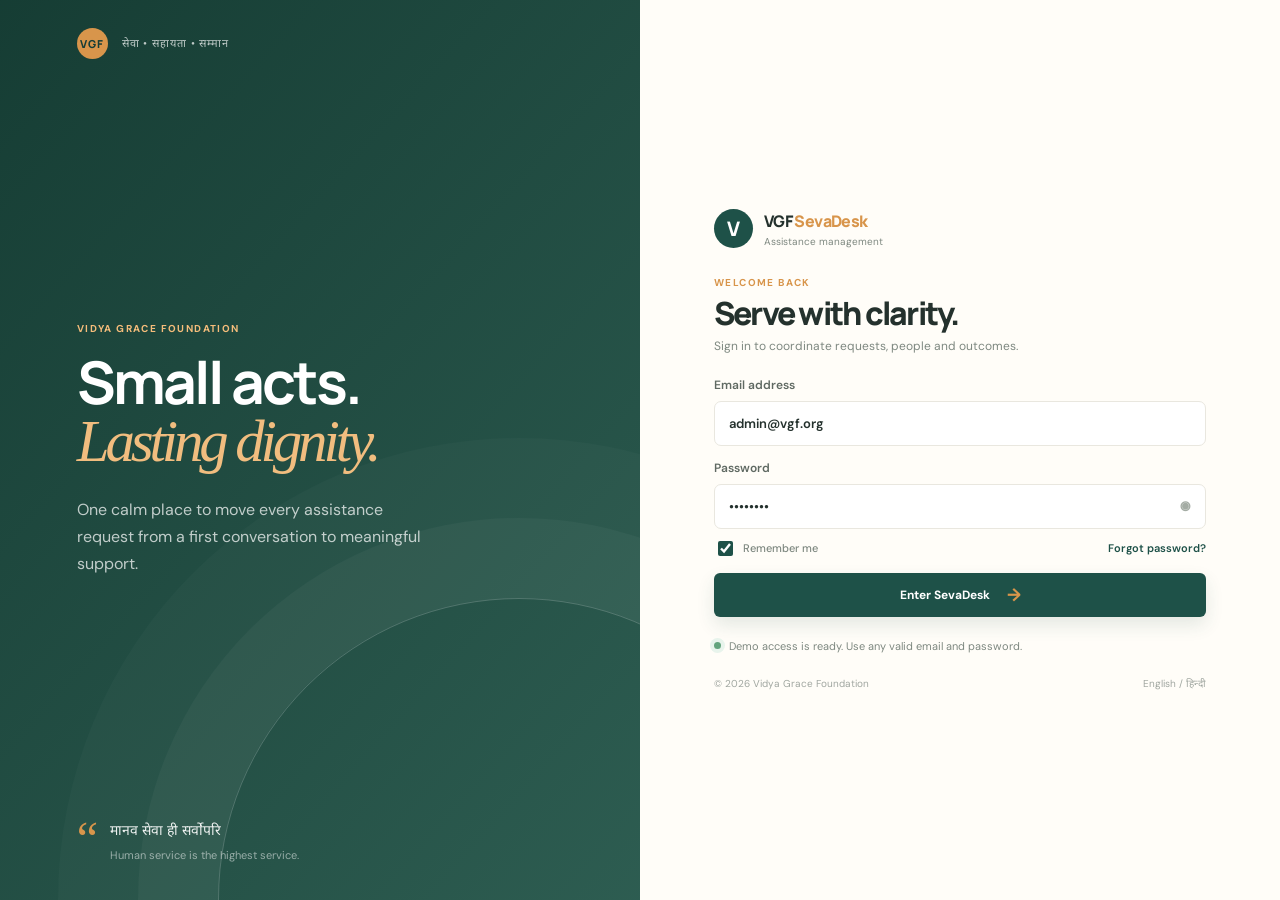
<file: index.html>
<!doctype html>
<html lang="hi">
<head>
  <meta charset="UTF-8">
  <meta name="viewport" content="width=device-width, initial-scale=1.0">
  <meta name="description" content="Vidya Grace Foundation assistance case management demo">
  <title>VGF SevaDesk | Assistance Management</title>
  <link rel="preconnect" href="https://fonts.googleapis.com">
  <link rel="preconnect" href="https://fonts.gstatic.com" crossorigin>
  <link href="https://fonts.googleapis.com/css2?family=DM+Sans:wght@400;500;600;700&family=Manrope:wght@600;700;800&family=Noto+Sans+Devanagari:wght@400;500;600;700&display=swap" rel="stylesheet">
  <link rel="stylesheet" href="styles.css">
</head>
<body>
  <div id="app" class="app-shell">
    <section id="loginView" class="login-view">
      <div class="login-art" aria-hidden="true">
        <div class="art-topline"><span class="mini-mark">VGF</span><span>सेवा • सहायता • सम्मान</span></div>
        <div class="art-copy">
          <p class="eyebrow">Vidya Grace Foundation</p>
          <h1>Small acts.<br><em>Lasting dignity.</em></h1>
          <p>One calm place to move every assistance request from a first conversation to meaningful support.</p>
        </div>
        <div class="art-quote"><span>“</span><p>मानव सेवा ही सर्वोपरि<br><small>Human service is the highest service.</small></p></div>
      </div>
      <div class="login-panel">
        <div class="login-brand"><div class="brand-symbol">V</div><div><strong>VGF <span>SevaDesk</span></strong><small>Assistance management</small></div></div>
        <div class="login-heading"><p class="eyebrow">Welcome back</p><h2>Serve with clarity.</h2><p>Sign in to coordinate requests, people and outcomes.</p></div>
        <form id="loginForm" class="login-form">
          <label>Email address<input id="loginEmail" type="email" value="admin@vgf.org" required></label>
          <label>Password<div class="password-field"><input id="loginPassword" type="password" value="vgf-demo" required><button type="button" class="icon-button" data-action="toggle-password" aria-label="Show password">◉</button></div></label>
          <div class="form-row"><label class="check-label"><input type="checkbox" checked> Remember me</label><a href="#" data-action="forgot">Forgot password?</a></div>
          <button class="primary-button full-width" type="submit">Enter SevaDesk <span>→</span></button>
        </form>
        <p class="demo-note"><span class="status-dot"></span> Demo access is ready. Use any valid email and password.</p>
        <div class="login-footer"><span>© 2026 Vidya Grace Foundation</span><span>English / हिन्दी</span></div>
      </div>
    </section>

    <section id="dashboardView" class="dashboard-view hidden">
      <aside class="sidebar">
        <div class="sidebar-brand"><div class="brand-symbol">V</div><div><strong>VGF <span>SevaDesk</span></strong><small>Assistance management</small></div></div>
        <div class="sidebar-label">Workspace</div>
        <nav class="side-nav" aria-label="Main navigation">
          <button class="nav-item active" data-view="overview"><span class="nav-icon">⌂</span><span>Overview</span></button>
          <button class="nav-item" data-view="tickets"><span class="nav-icon">▤</span><span>All requests</span><b class="nav-count">12</b></button>
          <button class="nav-item" data-view="new-ticket"><span class="nav-icon">＋</span><span>New request</span></button><button class="nav-item" data-view="process"><span class="nav-icon">⇢</span><span>Process flow</span></button>
        </nav>
        <div class="sidebar-label">Manage</div>
        <nav class="side-nav">
          <button class="nav-item" data-view="reports"><span class="nav-icon">◒</span><span>Reports</span></button>
          <button class="nav-item" data-view="settings"><span class="nav-icon">⚙</span><span>Settings</span></button>
        </nav>
        <div class="sidebar-bottom"><div class="help-card"><span class="help-icon">?</span><strong>Need a hand?</strong><p>Find guidance for your next case.</p><button data-action="help">Open help centre →</button></div><div class="sidebar-user"><div class="avatar avatar-saffron">AJ</div><div><strong>Abhinav Jain</strong><small>Administrator</small></div><button class="more-button" aria-label="More account options">•••</button></div></div>
      </aside>

      <main class="main-content">
        <header class="topbar"><div class="breadcrumbs"><span>Workspace</span><b>/</b><strong id="breadcrumbCurrent">Overview</strong></div><div class="topbar-actions"><button id="languageToggle" class="language-toggle" data-action="language">English <span>⌄</span></button><button class="bell-button" data-action="notifications" aria-label="Notifications">♧<i></i></button><div class="top-avatar avatar avatar-saffron">AJ</div></div></header>
        <div class="content-scroll">
          <section id="overviewScreen" class="screen active-screen">
            <div class="page-heading"><div><p class="eyebrow">Thursday, 20 August 2026</p><h1>Good morning, Abhinav <span>✦</span></h1><p class="page-subtitle">Here is what needs your attention today.</p></div><button class="primary-button" data-view="new-ticket">Create request <span>＋</span></button></div>
            <div class="metric-grid"><article class="metric-card metric-primary"><div class="metric-top"><span>Open requests</span><span class="metric-icon">◫</span></div><strong>24</strong><div class="metric-bottom"><span class="trend up">↗ 12%</span><span>vs. last month</span></div><div class="metric-sparkline"><i></i><i></i><i></i><i></i><i></i><i></i><i></i><i></i></div></article><article class="metric-card"><div class="metric-top"><span>Needs review</span><span class="metric-icon icon-amber">◌</span></div><strong>08</strong><div class="metric-bottom"><span class="trend warning">4 urgent</span><span>requiring action</span></div></article><article class="metric-card"><div class="metric-top"><span>Resolved this month</span><span class="metric-icon icon-green">✓</span></div><strong>61</strong><div class="metric-bottom"><span class="trend up">↗ 18%</span><span>great work</span></div></article><article class="metric-card"><div class="metric-top"><span>Average response</span><span class="metric-icon icon-coral">◷</span></div><strong>1.8 <small>days</small></strong><div class="metric-bottom"><span class="trend up">↘ 0.4 days</span><span>faster than before</span></div></article></div>
            <div class="dashboard-grid"><section class="panel recent-panel"><div class="panel-heading"><div><p class="eyebrow">Live queue</p><h2>Recent requests</h2></div><button class="text-button" data-view="tickets">View all <span>→</span></button></div><div class="ticket-table-wrap"><table class="ticket-table"><thead><tr><th>Request</th><th>Category</th><th>Received</th><th>Status</th></tr></thead><tbody id="recentTickets"></tbody></table></div></section><aside class="panel activity-panel"><div class="panel-heading"><div><p class="eyebrow">The paper trail</p><h2>Recent activity</h2></div><button class="more-button" aria-label="More activity options">•••</button></div><div id="activityList" class="activity-list"></div></aside></div>
            <div class="bottom-grid"><section class="panel focus-panel"><div class="panel-heading"><div><p class="eyebrow">Workload</p><h2>Requests by focus area</h2></div><button class="more-button" aria-label="More focus options">•••</button></div><div id="focusChart" class="focus-chart"></div></section><section class="panel mission-panel"><div class="mission-mark">♥</div><div><p class="eyebrow">Our shared why</p><h2>Every request is a person, not a number.</h2><p>Keep the process thoughtful, transparent and human.</p></div><span class="mission-line"></span></section></div>
          </section>

          <section id="ticketsScreen" class="screen"><div class="page-heading compact-heading"><div><p class="eyebrow">Casework</p><h1>All requests</h1><p class="page-subtitle">Review, assign and move assistance requests forward.</p></div><button class="primary-button" data-view="new-ticket">Create request <span>＋</span></button></div><div class="toolbar"><div class="search-box"><span>⌕</span><input id="ticketSearch" placeholder="Search by name, ticket or category..." type="search"></div><select id="statusFilter"><option value="all">All statuses</option><option value="review">Needs review</option><option value="progress">In progress</option><option value="resolved">Resolved</option></select><select id="categoryFilter"><option value="all">All categories</option><option value="medical">Jan Arogya · Medical</option><option value="mentorship">Yuva Kaushal · Mentorship</option><option value="scholarship">Yuva Kaushal · Scholarship</option><option value="women">Nari Samridhi · Women</option><option value="animal">Gaushala · Animal welfare</option><option value="legal">Legal assistance</option></select><button class="filter-button" data-action="filter">☷ <span>Filters</span></button></div><section class="panel all-tickets-panel"><div class="table-caption"><span id="resultCount">12 requests</span><span class="caption-muted">Last synced just now</span></div><div class="ticket-table-wrap"><table class="ticket-table wide-table"><thead><tr><th data-sort="request" aria-sort="none">Request</th><th data-sort="category" aria-sort="none">Category</th><th data-sort="assignee" aria-sort="none">Assigned to</th><th data-sort="received" aria-sort="none">Received</th><th data-sort="status" aria-sort="none">Status</th></tr></thead><tbody id="allTickets"></tbody></table></div></section></section>

          <section id="newTicketScreen" class="screen"><div class="page-heading compact-heading"><div><p class="eyebrow">Casework / New</p><h1>Create a request</h1><p class="page-subtitle">Capture only what is needed to begin a thoughtful review.</p></div><button class="secondary-button" data-view="tickets">Cancel</button></div><form id="ticketForm" class="request-form"><div class="form-main panel"><div class="form-section"><div class="section-number">01</div><div class="section-content"><h2>Applicant details</h2><p>We will use these details to keep the applicant informed.</p><div class="form-grid"><label>Full name *<input name="name" required placeholder="e.g. Meera Sharma"></label><label>Phone number *<input name="phone" required placeholder="+91 98 7654 3210"></label><label>Email address *<input name="email" type="email" required placeholder="name@email.com"></label><label>City / address *<input name="address" required placeholder="City or locality"></label></div></div></div><div class="form-section"><div class="section-number">02</div><div class="section-content"><h2>How can we help?</h2><p>Choose the closest focus area. The request will be routed automatically.</p><label>Assistance category *<select name="category" required><option value="">Select a category</option><option value="medical">Jan Arogya · Medical support</option><option value="mentorship">Yuva Kaushal · Mentorship</option><option value="scholarship">Yuva Kaushal · Scholarship</option><option value="women">Nari Samridhi · Women empowerment</option><option value="animal">Gaushala · Animal welfare</option><option value="legal">Legal assistance</option></select></label><label>Short description *<textarea name="summary" required rows="4" placeholder="Share a few words about the request..."></textarea></label></div></div><div class="form-section"><div class="section-number">03</div><div class="section-content"><h2>Supporting files <span class="optional-label">Optional</span></h2><p>Upload documents or images that help us understand the request. Maximum 5 MB per file.</p><label class="upload-box"><input id="fileInput" type="file" accept=".doc,.docx,.pdf,image/*" multiple><span class="upload-icon">↑</span><strong>Drop files here or browse</strong><small>DOC, DOCX, PDF or images up to 5 MB</small></label><div id="fileList" class="file-list"></div></div></div><div class="consent-row"><input type="checkbox" id="consent" required><label for="consent">I confirm the applicant has agreed to VGF using these details to review this request.</label></div></div><aside class="form-aside"><div class="routing-card"><span class="route-icon">✦</span><p class="eyebrow">Automatic routing</p><h3>Right person, sooner.</h3><p>Once submitted, SevaDesk will create a ticket and route it to the relevant VGF caseworker based on category.</p><div class="route-rule"><span>Default response goal</span><strong>Within 2 working days</strong></div></div><div class="privacy-note"><span>⊙</span><div><strong>Privacy by design</strong><p>We only collect the minimum details needed for a first review. Sensitive health information is not requested in this MVP.</p></div></div><button class="primary-button full-width" type="submit">Submit request <span>→</span></button></aside></form></section>

          <section id="peopleScreen" class="screen placeholder-screen"><div class="page-heading compact-heading"><div><p class="eyebrow">Community</p><h1>People</h1><p class="page-subtitle">Applicants and collaborators connected to VGF.</p></div><button class="primary-button" data-action="toast">Invite a collaborator <span>＋</span></button></div><div class="empty-state panel"><div class="empty-icon">♧</div><h2>People directory is next</h2><p>The first mockup keeps the focus on the request journey. Applicant profiles will appear here as requests are created.</p></div></section>
          <section id="reportsScreen" class="screen placeholder-screen"><div class="page-heading compact-heading"><div><p class="eyebrow">Insights</p><h1>Reports</h1><p class="page-subtitle">Understand response time, demand and meaningful outcomes.</p></div><button class="secondary-button" data-action="toast">Export report ↓</button></div><div class="report-cards"><div class="panel report-card"><span class="eyebrow">Requests this month</span><strong>84</strong><p class="trend up">↗ 22% from July</p></div><div class="panel report-card"><span class="eyebrow">Resolution rate</span><strong>72%</strong><p class="trend up">↗ 8% from July</p></div><div class="panel report-card"><span class="eyebrow">People supported</span><strong>61</strong><p class="trend up">Across 6 focus areas</p></div></div><div class="empty-state panel"><div class="empty-icon">◒</div><h2>Detailed reporting is being shaped</h2><p>Impact and operations reporting will live here, with exports for the VGF team.</p></div></section>
          <section id="settingsScreen" class="screen placeholder-screen"><div class="page-heading compact-heading"><div><p class="eyebrow">Workspace</p><h1>Settings</h1><p class="page-subtitle">Keep the way VGF works clear and consistent.</p></div></div><div class="settings-list panel"><div><span class="settings-icon">◎</span><div><strong>Team and permissions</strong><p>Manage administrators and caseworkers.</p></div><span>→</span></div><div><span class="settings-icon">◷</span><div><strong>Response goals</strong><p>Set category-specific response expectations.</p></div><span>→</span></div><div><span class="settings-icon">✉</span><div><strong>Notifications</strong><p>Configure email and WhatsApp updates.</p></div><span>→</span></div></div></section>
          <section id="processScreen" class="screen"><div class="page-heading compact-heading"><div><p class="eyebrow">How SevaDesk works</p><h1>The request journey</h1><p class="page-subtitle">A transparent path from a first conversation to meaningful support.</p></div><button class="primary-button" data-view="new-ticket">Start a request <span>＋</span></button></div><div class="flow-layout"><section class="panel flow-panel"><div class="panel-heading"><div><p class="eyebrow">VGF assistance workflow</p><h2>One request, six accountable steps</h2></div><span class="flow-legend"><i></i> Applicant-facing <i></i> Internal team</span></div><div class="process-line"><article class="flow-step applicant-step"><div class="step-marker">01</div><div class="step-copy"><span class="step-tag">Applicant</span><h3>Request submitted</h3><p>Anyone can share a need through the public request form.</p><small>Name, phone, email, city, category and consent</small></div></article><article class="flow-step internal-step"><div class="step-marker">02</div><div class="step-copy"><span class="step-tag">VGF reviewer</span><h3>Review & validate</h3><p>Check the request is complete, relevant and safe to process.</p><small>Approve or reject with a mandatory reason</small></div></article><article class="flow-step internal-step"><div class="step-marker">03</div><div class="step-copy"><span class="step-tag">SevaDesk</span><h3>Ticket created</h3><p>An approved request becomes a trackable VGF case.</p><small>Unique ID, event history and category captured</small></div></article><article class="flow-step internal-step"><div class="step-marker">04</div><div class="step-copy"><span class="step-tag">Auto-routing</span><h3>Caseworker assigned</h3><p>The category routes the case to the right VGF team.</p><small>Medical, mentorship, scholarship, women, animal or legal</small></div></article><article class="flow-step internal-step"><div class="step-marker">05</div><div class="step-copy"><span class="step-tag">Caseworker</span><h3>Assist & document</h3><p>Coordinate cash support, volunteer service or another suitable response.</p><small>Internal notes stay private; important events are audited</small></div></article><article class="flow-step applicant-step"><div class="step-marker">06</div><div class="step-copy"><span class="step-tag">Applicant + VGF</span><h3>Update & close</h3><p>Share a clear status and remark by email or WhatsApp.</p><small>Resolved, rejected or closed with a visible reason</small></div></article></div></section><aside class="flow-aside"><div class="panel decision-panel"><p class="eyebrow">Decision points</p><h2>Keep every handoff clear.</h2><div class="decision-row"><span class="decision-icon amber">?</span><div><strong>Needs more information</strong><p>Return to the applicant with a status and remark; do not create a ticket yet.</p></div></div><div class="decision-row"><span class="decision-icon coral">×</span><div><strong>Rejected</strong><p>Close the request with a mandatory reason visible to the applicant.</p></div></div><div class="decision-row"><span class="decision-icon green">✓</span><div><strong>Approved</strong><p>Create the ticket and auto-assign it by assistance category.</p></div></div></div><div class="panel guardrail-panel"><div class="guardrail-heading"><span>⊙</span><div><p class="eyebrow">MVP guardrails</p><h2>Trust is part of the workflow.</h2></div></div><ul><li>Collect the minimum applicant details.</li><li>Accept DOC, DOCX, PDF and images up to 5 MB.</li><li>Do not request sensitive health information in this MVP.</li><li>Keep internal notes separate from applicant remarks.</li><li>Record key status and assignment events.</li></ul></div></aside></div></section>
        </div>
      </main>
    </section>
    <div id="toast" class="toast" role="status"></div>
    <div id="ticketModal" class="modal-backdrop hidden"><div class="ticket-modal"><button class="modal-close" data-action="close-modal">×</button><div id="modalContent"></div></div></div>
  </div>
  <script src="app.js"></script>
</body>
</html>
</file>
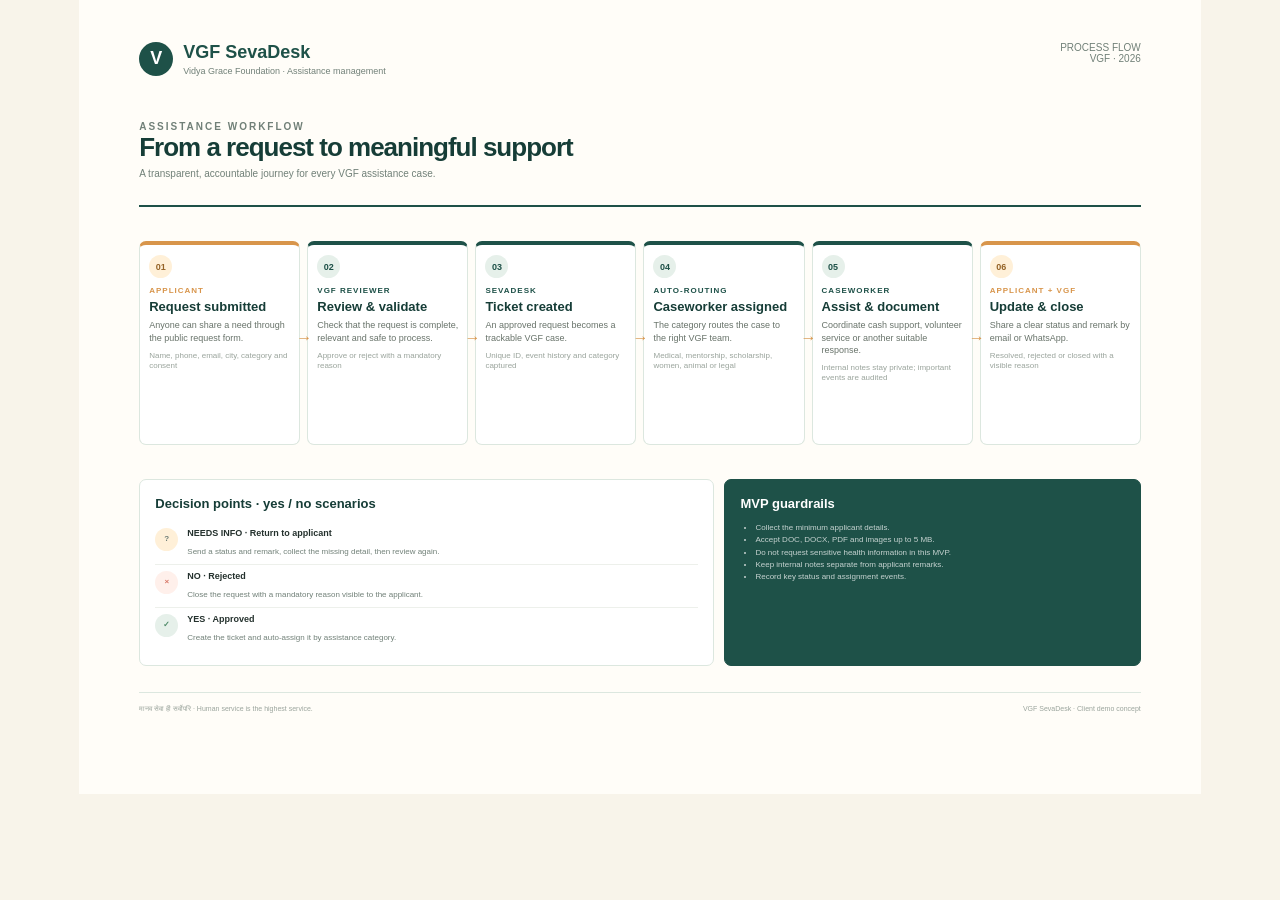
<file: vgf-process-flow.html>
<!doctype html>
<html lang="en">
<head>
<meta charset="utf-8">
<title>VGF SevaDesk - Process Flow</title>
<style>
@page { size: A4 landscape; margin: 0; }
:root { --green:#1e5148; --deep:#163d37; --saffron:#d8954b; --cream:#f8f4ea; --paper:#fffdf8; --line:#dce7df; --muted:#718078; --coral:#d77565; }
* { box-sizing:border-box; }
body { margin:0; background:var(--cream); color:#24312d; font-family:Arial, sans-serif; }
.page { width:297mm; min-height:210mm; padding:11mm 16mm 8mm; margin:0 auto; background:var(--paper); }
.header { display:flex; justify-content:space-between; align-items:flex-start; border-bottom:2px solid var(--green); padding-bottom:7mm; }
.brand { display:flex; align-items:center; gap:10px; color:var(--green); font-size:18px; font-weight:700; }.mark { display:grid; place-items:center; width:34px; height:34px; border-radius:50%; color:#fff; background:var(--green); font-size:18px; }.brand small { display:block; margin-top:3px; color:var(--muted); font-size:9px; font-weight:400; }
.kicker { margin:0 0 5px; color:var(--saffron); font-size:9px; font-weight:700; letter-spacing:2px; text-transform:uppercase; }.header h1 { margin:0; color:var(--deep); font-size:26px; letter-spacing:-1px; }.header p { margin:5px 0 0; color:var(--muted); font-size:10px; }.date { color:var(--muted); font-size:10px; text-align:right; }
.flow { display:grid; grid-template-columns:repeat(6, 1fr); gap:7px; margin-top:9mm; }.step { position:relative; min-height:54mm; padding:10px 9px 9px; border:1px solid var(--line); border-top:4px solid var(--green); border-radius:7px; background:#fff; }.step.applicant { border-top-color:var(--saffron); }.step::after { content:"→"; position:absolute; top:22mm; right:-13px; z-index:2; color:var(--saffron); font-size:16px; font-weight:700; }.step:last-child::after { display:none; }.number { display:grid; place-items:center; width:23px; height:23px; margin-bottom:8px; border-radius:50%; color:var(--green); background:#e6f0ea; font-size:9px; font-weight:700; }.applicant .number { color:#956326; background:#fff0d8; }.role { color:var(--saffron); font-size:8px; font-weight:700; letter-spacing:1px; text-transform:uppercase; }.internal .role { color:var(--green); }.step h2 { margin:4px 0 5px; color:var(--deep); font-size:13px; }.step p { margin:0; color:#68736a; font-size:9px; line-height:1.35; }.step small { display:block; margin-top:7px; color:#9aa49c; font-size:8px; line-height:1.25; }
.bottom { display:grid; grid-template-columns:1.16fr .84fr; gap:10px; margin-top:9mm; }.box { padding:4mm; border:1px solid var(--line); border-radius:7px; background:#fff; }.box h2 { margin:0 0 3mm; color:var(--deep); font-size:13px; }.branch { display:grid; grid-template-columns:24px 1fr; gap:8px; align-items:start; padding:6px 0; border-top:1px solid #edf0eb; }.branch:first-of-type { border-top:0; }.branch-icon { display:grid; place-items:center; width:23px; height:23px; border-radius:50%; color:#a36d2c; background:#fff0d8; font-weight:700; }.branch-icon.red { color:var(--coral); background:#fff0eb; }.branch-icon.green { color:#4e8a68; background:#e6f0ea; }.branch strong { display:block; margin-bottom:2px; color:#24312d; font-size:9px; }.branch span { color:var(--muted); font-size:8px; line-height:1.3; }.guardrails { color:#fff; border-color:var(--green); background:var(--green); }.guardrails h2 { color:#fff; }.guardrails ul { margin:0; padding-left:15px; color:rgba(255,255,255,.75); font-size:8px; line-height:1.55; }.footer { display:flex; justify-content:space-between; margin-top:7mm; padding-top:3mm; border-top:1px solid var(--line); color:#9aa49c; font-size:7px; }
</style>
</head>
<body>
<main class="page">
  <header class="header"><div><div class="brand"><span class="mark">V</span><span>VGF SevaDesk<small>Vidya Grace Foundation · Assistance management</small></span></div><p class="kicker" style="margin-top:12mm">Assistance workflow</p><h1>From a request to meaningful support</h1><p>A transparent, accountable journey for every VGF assistance case.</p></div><div class="date">PROCESS FLOW<br>VGF · 2026</div></header>
  <section class="flow">
    <article class="step applicant"><div class="number">01</div><div class="role">Applicant</div><h2>Request submitted</h2><p>Anyone can share a need through the public request form.</p><small>Name, phone, email, city, category and consent</small></article>
    <article class="step internal"><div class="number">02</div><div class="role">VGF reviewer</div><h2>Review &amp; validate</h2><p>Check that the request is complete, relevant and safe to process.</p><small>Approve or reject with a mandatory reason</small></article>
    <article class="step internal"><div class="number">03</div><div class="role">SevaDesk</div><h2>Ticket created</h2><p>An approved request becomes a trackable VGF case.</p><small>Unique ID, event history and category captured</small></article>
    <article class="step internal"><div class="number">04</div><div class="role">Auto-routing</div><h2>Caseworker assigned</h2><p>The category routes the case to the right VGF team.</p><small>Medical, mentorship, scholarship, women, animal or legal</small></article>
    <article class="step internal"><div class="number">05</div><div class="role">Caseworker</div><h2>Assist &amp; document</h2><p>Coordinate cash support, volunteer service or another suitable response.</p><small>Internal notes stay private; important events are audited</small></article>
    <article class="step applicant"><div class="number">06</div><div class="role">Applicant + VGF</div><h2>Update &amp; close</h2><p>Share a clear status and remark by email or WhatsApp.</p><small>Resolved, rejected or closed with a visible reason</small></article>
  </section>
  <section class="bottom">
    <div class="box"><h2>Decision points · yes / no scenarios</h2><div class="branch"><span class="branch-icon">?</span><div><strong>NEEDS INFO · Return to applicant</strong><span>Send a status and remark, collect the missing detail, then review again.</span></div></div><div class="branch"><span class="branch-icon red">×</span><div><strong>NO · Rejected</strong><span>Close the request with a mandatory reason visible to the applicant.</span></div></div><div class="branch"><span class="branch-icon green">✓</span><div><strong>YES · Approved</strong><span>Create the ticket and auto-assign it by assistance category.</span></div></div></div>
    <div class="box guardrails"><h2>MVP guardrails</h2><ul><li>Collect the minimum applicant details.</li><li>Accept DOC, DOCX, PDF and images up to 5 MB.</li><li>Do not request sensitive health information in this MVP.</li><li>Keep internal notes separate from applicant remarks.</li><li>Record key status and assignment events.</li></ul></div>
  </section>
  <footer class="footer"><span>मानव सेवा ही सर्वोपरि · Human service is the highest service.</span><span>VGF SevaDesk · Client demo concept</span></footer>
</main>
</body>
</html>
</file>
<file: styles.css>
:root {
  --ink: #24312d;
  --muted: #7e8880;
  --soft: #a4aca4;
  --paper: #fffdf8;
  --cream: #f8f4ea;
  --line: #e9e7df;
  --green: #1e5148;
  --green-deep: #163d37;
  --green-soft: #e6f0ea;
  --saffron: #d8954b;
  --saffron-pale: #fff0d8;
  --coral: #d77565;
  --coral-pale: #fff0eb;
  --blue-pale: #e7f0f3;
  --shadow: 0 16px 45px rgba(32, 54, 45, .07);
  --radius: 12px;
}
* { box-sizing: border-box; }
html, body { margin: 0; min-height: 100%; background: var(--cream); color: var(--ink); font-family: "DM Sans", "Noto Sans Devanagari", sans-serif; }
button, input, select, textarea { font: inherit; }
button, a { -webkit-tap-highlight-color: transparent; }
button { border: 0; cursor: pointer; }
a { color: var(--green); text-decoration: none; }
.hidden { display: none !important; }
.app-shell { min-height: 100vh; }
.login-view { min-height: 100vh; display: grid; grid-template-columns: minmax(440px, 1.12fr) minmax(440px, .88fr); background: var(--paper); }
.login-art { position: relative; overflow: hidden; display: flex; flex-direction: column; justify-content: space-between; padding: 45px 7vw 52px; color: #fff; background: linear-gradient(132deg, rgba(17, 57, 48, .98), rgba(34, 84, 72, .95)), url('https://www.vidyagracefoundation.org/assets/img/normal/about_1_1.png') center/cover; }
.login-art::after { content: ""; width: 600px; height: 600px; position: absolute; bottom: -300px; right: -180px; border: 1px solid rgba(255,255,255,.2); border-radius: 50%; box-shadow: 0 0 0 80px rgba(255,255,255,.035), 0 0 0 160px rgba(255,255,255,.025); }
.art-topline { position: relative; z-index: 1; display: flex; align-items: center; gap: 14px; color: rgba(255,255,255,.72); font-size: 11px; letter-spacing: .08em; text-transform: uppercase; }
.mini-mark { display: inline-grid; place-items: center; width: 31px; height: 31px; border-radius: 50%; color: var(--green-deep); background: var(--saffron); font-family: Manrope, sans-serif; font-weight: 800; font-size: 11px; }
.art-copy { position: relative; z-index: 1; max-width: 560px; margin-top: 11vh; }
.art-copy .eyebrow { color: #f5bd7b; }
.art-copy h1 { margin: 17px 0 25px; max-width: 650px; font-family: Manrope, sans-serif; font-size: clamp(44px, 5.4vw, 77px); line-height: .98; letter-spacing: -.05em; }
.art-copy h1 em { color: #f1bd7f; font-family: Georgia, serif; font-weight: 400; letter-spacing: -.07em; }
.art-copy > p:last-child { max-width: 360px; color: rgba(255,255,255,.72); font-size: 16px; line-height: 1.7; }
.art-quote { position: relative; z-index: 1; display: flex; align-items: flex-start; gap: 12px; }
.art-quote > span { color: var(--saffron); font-family: Georgia, serif; font-size: 48px; line-height: .8; }
.art-quote p { margin: 0; font-family: "Noto Sans Devanagari", sans-serif; font-size: 14px; line-height: 1.7; color: rgba(255,255,255,.92); }
.art-quote small { color: rgba(255,255,255,.52); font: 11px "DM Sans", sans-serif; }
.login-panel { display: flex; flex-direction: column; justify-content: center; max-width: 510px; width: 100%; padding: 54px 8vw; margin: auto; }
.login-brand, .sidebar-brand { display: flex; align-items: center; gap: 11px; }
.brand-symbol { display: grid; place-items: center; flex: 0 0 auto; width: 39px; height: 39px; border-radius: 50%; color: #fff; background: var(--green); font: 800 20px Manrope, sans-serif; }
.login-brand strong, .sidebar-brand strong { display: block; font: 800 16px Manrope, sans-serif; letter-spacing: -.04em; }
.login-brand strong span, .sidebar-brand strong span { color: var(--saffron); }
.login-brand small, .sidebar-brand small { display: block; margin-top: 3px; color: var(--muted); font-size: 10px; }
.login-heading { margin: 78px 0 36px; }
.eyebrow { margin: 0; color: var(--saffron); font-size: 10px; font-weight: 700; letter-spacing: .14em; line-height: 1.4; text-transform: uppercase; }
.login-heading h2 { margin: 9px 0 9px; font: 800 38px Manrope, sans-serif; letter-spacing: -.055em; }
.login-heading > p:last-child { margin: 0; color: var(--muted); font-size: 14px; }
.login-form { display: grid; gap: 20px; }
label { display: grid; gap: 8px; color: #5f6962; font-size: 12px; font-weight: 600; }
input, select, textarea { width: 100%; border: 1px solid var(--line); border-radius: 7px; outline: 0; color: var(--ink); background: #fff; padding: 13px 14px; font-size: 13px; transition: border .2s, box-shadow .2s; }
input:focus, select:focus, textarea:focus { border-color: var(--saffron); box-shadow: 0 0 0 3px rgba(216,149,75,.13); }
.password-field { position: relative; }
.password-field input { padding-right: 42px; }
.icon-button { position: absolute; top: 50%; right: 6px; width: 31px; height: 31px; transform: translateY(-50%); color: var(--soft); background: transparent; font-size: 13px; }
.form-row { display: flex; justify-content: space-between; align-items: center; margin-top: -5px; font-size: 11px; }
.form-row a { color: var(--green); font-weight: 600; }
.check-label { display: flex; align-items: center; gap: 7px; color: var(--muted); font-size: 11px; font-weight: 500; }
.check-label input, .consent-row input { width: 15px; height: 15px; accent-color: var(--green); }
.primary-button, .secondary-button { display: inline-flex; justify-content: center; align-items: center; gap: 17px; min-height: 44px; padding: 0 18px; border-radius: 6px; font-size: 12px; font-weight: 700; transition: transform .2s, box-shadow .2s, background .2s; }
.primary-button { color: #fff; background: var(--green); box-shadow: 0 8px 18px rgba(30,81,72,.12); }
.primary-button:hover { background: var(--green-deep); box-shadow: 0 12px 22px rgba(30,81,72,.2); transform: translateY(-1px); }
.primary-button span { color: var(--saffron); font-size: 18px; line-height: 0; }
.secondary-button { color: var(--green); background: #fff; border: 1px solid var(--line); }
.secondary-button:hover { border-color: var(--green); }
.full-width { width: 100%; }
.demo-note { display: flex; align-items: center; gap: 8px; margin: 22px 0 0; color: var(--muted); font-size: 11px; }
.status-dot { width: 7px; height: 7px; border-radius: 50%; background: #63a47d; box-shadow: 0 0 0 4px #e8f4ec; }
.login-footer { display: flex; justify-content: space-between; margin-top: 72px; color: #a0a6a0; font-size: 10px; }
.dashboard-view { display: flex; min-height: 100vh; background: var(--cream); }
.sidebar { position: fixed; z-index: 5; top: 0; bottom: 0; left: 0; display: flex; flex-direction: column; width: 245px; padding: 30px 18px 18px; border-right: 1px solid var(--line); background: var(--paper); }
.sidebar-brand { padding: 0 13px 39px; }
.sidebar-label { padding: 0 13px; margin: 0 0 13px; color: #b0b4ad; font-size: 9px; font-weight: 700; letter-spacing: .13em; text-transform: uppercase; }
.sidebar-label:not(:first-of-type) { margin-top: 31px; }
.side-nav { display: grid; gap: 4px; }
.nav-item { position: relative; display: flex; align-items: center; gap: 13px; width: 100%; height: 42px; padding: 0 13px; border-radius: 6px; color: #78817a; background: transparent; text-align: left; font-size: 12px; font-weight: 600; }
.nav-item:hover { color: var(--green); background: #f6f7f3; }
.nav-item.active { color: var(--green); background: var(--green-soft); }
.nav-item.active::before { content: ""; position: absolute; left: 0; width: 3px; height: 18px; border-radius: 0 3px 3px 0; background: var(--saffron); }
.nav-icon { display: grid; place-items: center; width: 18px; color: inherit; font-size: 16px; font-weight: 400; }
.nav-count { margin-left: auto; display: grid; place-items: center; width: 21px; height: 21px; border-radius: 50%; color: var(--green); background: #fff; font-size: 10px; }
.sidebar-bottom { margin-top: auto; }
.help-card { padding: 16px; border-radius: 9px; background: #f8f1df; }
.help-icon { display: grid; place-items: center; width: 25px; height: 25px; border-radius: 50%; color: var(--green); background: var(--saffron); font-weight: 700; }
.help-card strong { display: block; margin-top: 12px; font: 700 12px Manrope, sans-serif; }
.help-card p { margin: 5px 0 13px; color: #879087; font-size: 10px; line-height: 1.5; }
.help-card button { padding: 0; color: var(--green); background: transparent; font-size: 10px; font-weight: 700; }
.sidebar-user { display: flex; align-items: center; gap: 9px; padding: 25px 8px 0; }
.sidebar-user strong { display: block; font-size: 11px; }
.sidebar-user small { display: block; margin-top: 3px; color: var(--muted); font-size: 9px; }
.avatar { display: grid; place-items: center; flex: 0 0 auto; width: 31px; height: 31px; border-radius: 50%; font-size: 10px; font-weight: 700; }
.avatar-saffron { color: #714a20; background: #f5c889; }
.more-button { margin-left: auto; color: #9aa19a; background: transparent; letter-spacing: 2px; }
.main-content { width: calc(100% - 245px); margin-left: 245px; }
.topbar { display: flex; justify-content: space-between; align-items: center; height: 80px; padding: 0 54px; border-bottom: 1px solid var(--line); background: rgba(255,253,248,.72); }
.breadcrumbs { display: flex; align-items: center; gap: 10px; color: #a0a79f; font-size: 11px; }
.breadcrumbs b { color: #c8ccc5; font-weight: 400; }
.breadcrumbs strong { color: var(--ink); font-weight: 600; }
.topbar-actions { display: flex; align-items: center; gap: 19px; }
.language-toggle, .bell-button { color: var(--muted); background: transparent; font-size: 11px; }
.language-toggle span { margin-left: 4px; color: var(--saffron); font-size: 14px; }
.bell-button { position: relative; font-size: 17px; transform: rotate(180deg); }
.bell-button i { position: absolute; top: 0; right: -2px; width: 5px; height: 5px; border: 1px solid #fff; border-radius: 50%; background: var(--coral); }
.top-avatar { width: 34px; height: 34px; }
.content-scroll { max-width: 1470px; padding: 46px 54px 70px; margin: auto; }
.screen { display: none; animation: rise-in .38s ease both; }
.screen.active-screen { display: block; }
@keyframes rise-in { from { opacity: 0; transform: translateY(8px); } to { opacity: 1; transform: none; } }
.page-heading { display: flex; justify-content: space-between; align-items: flex-end; margin-bottom: 34px; }
.page-heading h1 { margin: 8px 0 7px; font: 800 clamp(26px, 3vw, 35px) Manrope, sans-serif; letter-spacing: -.06em; }
.page-heading h1 span { color: var(--saffron); font-size: 19px; vertical-align: top; }
.page-subtitle { margin: 0; color: var(--muted); font-size: 13px; }
.compact-heading { margin-bottom: 29px; }
.metric-grid { display: grid; grid-template-columns: repeat(4, 1fr); gap: 15px; margin-bottom: 27px; }
.metric-card { position: relative; overflow: hidden; min-height: 145px; padding: 19px 20px; border: 1px solid var(--line); border-radius: var(--radius); background: var(--paper); }
.metric-card.metric-primary { color: #fff; border-color: var(--green); background: var(--green); }
.metric-top, .metric-bottom { display: flex; justify-content: space-between; align-items: center; }
.metric-top { color: #89928a; font-size: 11px; font-weight: 600; }
.metric-primary .metric-top { color: rgba(255,255,255,.7); }
.metric-icon { display: grid; place-items: center; width: 27px; height: 27px; border-radius: 50%; color: var(--green); background: var(--green-soft); font-size: 14px; }
.icon-amber { color: #9d6626; background: var(--saffron-pale); }
.icon-green { color: #438165; background: var(--green-soft); }
.icon-coral { color: var(--coral); background: var(--coral-pale); }
.metric-primary .metric-icon { color: var(--green); background: #f3ce98; }
.metric-card > strong { display: block; margin: 16px 0 14px; font: 800 32px Manrope, sans-serif; letter-spacing: -.08em; }
.metric-card > strong small { font-size: 14px; letter-spacing: 0; }
.metric-bottom { justify-content: flex-start; gap: 8px; color: #a0a79f; font-size: 10px; }
.metric-primary .metric-bottom { color: rgba(255,255,255,.55); }
.trend { font-weight: 700; }
.trend.up { color: #4f9a72; }
.metric-primary .trend.up { color: #aad9a9; }
.trend.warning { color: #cc934c; }
.metric-sparkline { position: absolute; right: 0; bottom: 0; left: 0; display: flex; align-items: flex-end; gap: 4px; height: 30px; padding: 0 19px; opacity: .25; }
.metric-sparkline i { display: block; flex: 1; border-radius: 3px 3px 0 0; background: #f0b570; }
.metric-sparkline i:nth-child(1) { height: 22%; }.metric-sparkline i:nth-child(2) { height: 50%; }.metric-sparkline i:nth-child(3) { height: 38%; }.metric-sparkline i:nth-child(4) { height: 65%; }.metric-sparkline i:nth-child(5) { height: 54%; }.metric-sparkline i:nth-child(6) { height: 85%; }.metric-sparkline i:nth-child(7) { height: 74%; }.metric-sparkline i:nth-child(8) { height: 100%; }
.dashboard-grid, .bottom-grid { display: grid; grid-template-columns: minmax(0, 1.65fr) minmax(295px, .85fr); gap: 18px; margin-bottom: 18px; }
.bottom-grid { grid-template-columns: minmax(0, 1.05fr) minmax(295px, .95fr); }
.panel { border: 1px solid var(--line); border-radius: var(--radius); background: var(--paper); }
.panel-heading { display: flex; justify-content: space-between; align-items: flex-start; padding: 22px 23px 18px; }
.panel-heading h2 { margin: 7px 0 0; font: 700 17px Manrope, sans-serif; letter-spacing: -.045em; }
.text-button { padding: 4px 0; color: var(--green); background: transparent; font-size: 11px; font-weight: 700; }.text-button span { margin-left: 8px; color: var(--saffron); font-size: 16px; }
.ticket-table-wrap { overflow-x: auto; }
.ticket-table { width: 100%; border-collapse: collapse; table-layout: fixed; }
.ticket-table th { padding: 9px 14px 11px; border-bottom: 1px solid var(--line); color: #acb1ab; font-size: 9px; font-weight: 700; text-align: left; text-transform: uppercase; letter-spacing: .07em; }
.ticket-table td { padding: 14px; border-bottom: 1px solid #f0eee8; color: #7e8780; font-size: 11px; overflow-wrap: anywhere; }.ticket-table tr:last-child td { border-bottom: 0; }.ticket-table tbody tr { cursor: pointer; outline-offset: -2px; transition: background .2s; }.ticket-table tbody tr:hover, .ticket-table tbody tr:focus-visible { background: #f6f7f2; }
.received-cell { white-space: normal; }
.request-person { display: flex; align-items: center; gap: 9px; color: var(--ink); font-weight: 700; }.request-person .avatar { width: 27px; height: 27px; font-size: 9px; }.request-person > div { min-width: 0; }.request-person small { display: block; margin-top: 3px; color: var(--soft); font-size: 9px; font-weight: 500; }
.category-cell { color: #59655d !important; font-weight: 600; }.category-cell small { display: block; margin-top: 3px; color: var(--soft); font-size: 9px; font-weight: 400; }.category-icon { display: inline-grid; place-items: center; width: 20px; height: 20px; margin-right: 6px; vertical-align: middle; border-radius: 50%; background: var(--green-soft); }.category-icon img { width: 13px; height: 13px; object-fit: contain; }
.status-pill { display: inline-flex; align-items: center; gap: 6px; padding: 5px 9px; border-radius: 20px; font-size: 9px; font-weight: 700; text-align: left; }.status-pill::before { content: ""; flex: 0 0 auto; width: 5px; height: 5px; border-radius: 50%; background: currentColor; }.status-review { color: #b77b2f; background: var(--saffron-pale); }.status-progress { color: #527f96; background: var(--blue-pale); }.status-resolved { color: #4e8a68; background: var(--green-soft); }.status-rejected { color: #b66259; background: var(--coral-pale); }
.row-action { width: 27px; height: 27px; color: #a0a79f; border-radius: 50%; background: transparent; }.row-action:hover { color: var(--green); background: var(--green-soft); }
.wide-table th:nth-child(1) { width: 28%; }.wide-table th:nth-child(2) { width: 22%; }.wide-table th:nth-child(3) { width: 20%; }.wide-table th:nth-child(4) { width: 16%; }.wide-table th:nth-child(5) { width: 14%; }
.recent-panel .ticket-table th:nth-child(1) { width: 34%; }.recent-panel .ticket-table th:nth-child(2) { width: 26%; }.recent-panel .ticket-table th:nth-child(3) { width: 20%; }.recent-panel .ticket-table th:nth-child(4) { width: 20%; }
.ticket-table th[data-sort] { cursor: pointer; user-select: none; transition: color .2s; }
.ticket-table th[data-sort]:hover { color: var(--green); }
.ticket-table th[data-sort]::after { content: "\2195"; margin-left: 5px; font-size: 9px; opacity: .35; }
.ticket-table th[data-sort].sort-asc::after { content: "\2191"; color: var(--saffron); opacity: 1; }
.ticket-table th[data-sort].sort-desc::after { content: "\2193"; color: var(--saffron); opacity: 1; }
.activity-panel { overflow: hidden; }.activity-list { padding: 0 23px 20px; }.activity-item { position: relative; display: flex; gap: 12px; padding: 13px 0; }.activity-item:not(:last-child)::after { content: ""; position: absolute; top: 41px; bottom: -7px; left: 13px; width: 1px; background: var(--line); }.activity-icon { position: relative; z-index: 1; display: grid; place-items: center; width: 27px; height: 27px; border: 4px solid var(--paper); border-radius: 50%; color: var(--green); background: var(--green-soft); font-size: 10px; }.activity-icon.amber { color: #ad7635; background: var(--saffron-pale); }.activity-icon.coral { color: var(--coral); background: var(--coral-pale); }.activity-item p { margin: 0; color: #68726a; font-size: 10px; line-height: 1.5; }.activity-item p strong { color: var(--ink); }.activity-item small { display: block; margin-top: 4px; color: #b1b5af; font-size: 9px; }
.focus-chart { display: grid; gap: 15px; padding: 0 23px 24px; }.focus-row { display: grid; grid-template-columns: 125px 1fr 30px; align-items: center; gap: 12px; color: #7d867e; font-size: 10px; }.focus-label { overflow: hidden; text-overflow: ellipsis; white-space: nowrap; }.bar-track { height: 6px; overflow: hidden; border-radius: 10px; background: #f0eee8; }.bar-fill { height: 100%; border-radius: inherit; background: var(--green); }.focus-row:nth-child(2) .bar-fill { background: var(--saffron); }.focus-row:nth-child(3) .bar-fill { background: var(--coral); }.focus-row:nth-child(4) .bar-fill { background: #6e9a9b; }.focus-number { color: var(--ink); font-weight: 700; text-align: right; }
.mission-panel { position: relative; overflow: hidden; display: flex; align-items: flex-start; gap: 17px; min-height: 174px; padding: 26px; border: 0; color: #fff; background: var(--green); }.mission-panel::after { content: ""; position: absolute; right: -100px; bottom: -150px; width: 350px; height: 350px; border: 1px solid rgba(255,255,255,.16); border-radius: 50%; box-shadow: 0 0 0 40px rgba(255,255,255,.03), 0 0 0 80px rgba(255,255,255,.03); }.mission-mark { display: grid; place-items: center; flex: 0 0 auto; width: 38px; height: 38px; border-radius: 50%; color: var(--green); background: var(--saffron); font-size: 17px; }.mission-panel .eyebrow { color: #f0b873; }.mission-panel h2 { position: relative; z-index: 1; max-width: 280px; margin: 8px 0 10px; font: 700 20px Manrope, sans-serif; line-height: 1.18; letter-spacing: -.055em; }.mission-panel p:last-child { position: relative; z-index: 1; max-width: 260px; margin: 0; color: rgba(255,255,255,.6); font-size: 11px; line-height: 1.5; }
.toolbar { display: flex; align-items: center; gap: 9px; margin-bottom: 16px; }.search-box { position: relative; flex: 1; max-width: 425px; }.search-box span { position: absolute; top: 50%; left: 14px; color: var(--soft); font-size: 18px; transform: translateY(-52%); }.search-box input { padding-left: 38px; }.toolbar select { width: auto; min-width: 145px; color: #707a72; background: var(--paper); }.filter-button { display: inline-flex; align-items: center; gap: 8px; height: 44px; padding: 0 14px; border: 1px solid var(--line); border-radius: 7px; color: var(--green); background: var(--paper); font-size: 12px; font-weight: 700; }.all-tickets-panel { padding-bottom: 10px; }.table-caption { display: flex; justify-content: space-between; padding: 18px 23px 3px; color: var(--green); font-size: 11px; font-weight: 700; }.caption-muted { color: var(--soft); font-weight: 400; }
.request-form { display: grid; grid-template-columns: minmax(0, 1fr) 305px; align-items: start; gap: 18px; }.form-main { padding: 0 28px; }.form-section { display: grid; grid-template-columns: 43px 1fr; gap: 17px; padding: 29px 0; border-bottom: 1px solid var(--line); }.section-number { color: var(--saffron); font: 700 11px Manrope, sans-serif; }.section-content h2 { margin: 0 0 5px; font: 700 17px Manrope, sans-serif; letter-spacing: -.04em; }.section-content > p { margin: 0 0 20px; color: var(--muted); font-size: 11px; line-height: 1.5; }.form-grid { display: grid; grid-template-columns: 1fr 1fr; gap: 17px; }.section-content > label { margin-top: 17px; }.optional-label { color: var(--soft); font: 500 10px "DM Sans", sans-serif; letter-spacing: 0; }.upload-box { display: flex; align-items: center; flex-direction: column; gap: 6px; padding: 25px; border: 1px dashed #d6d8d0; border-radius: 8px; color: var(--green); background: #fcfcf8; text-align: center; cursor: pointer; }.upload-box input { display: none; }.upload-icon { display: grid; place-items: center; width: 30px; height: 30px; margin-bottom: 5px; border-radius: 50%; color: var(--green); background: var(--green-soft); font-size: 19px; }.upload-box strong { font-size: 11px; }.upload-box small { color: var(--soft); font-size: 9px; }.file-list { display: grid; gap: 6px; margin-top: 10px; }.file-chip { display: flex; justify-content: space-between; padding: 8px 10px; border-radius: 5px; color: #627068; background: var(--green-soft); font-size: 10px; }.consent-row { display: flex; align-items: flex-start; gap: 9px; padding: 24px 0 28px; }.consent-row label { display: block; color: var(--muted); font-size: 10px; font-weight: 400; line-height: 1.5; }.form-aside { display: grid; gap: 14px; }.routing-card { padding: 24px; border-radius: var(--radius); color: #fff; background: var(--green); }.route-icon { display: grid; place-items: center; width: 30px; height: 30px; margin-bottom: 23px; border-radius: 50%; color: var(--green); background: var(--saffron); }.routing-card .eyebrow { color: #f2b974; }.routing-card h3 { margin: 9px 0 10px; font: 700 20px Manrope, sans-serif; letter-spacing: -.05em; }.routing-card > p:not(.eyebrow) { margin: 0; color: rgba(255,255,255,.65); font-size: 11px; line-height: 1.6; }.route-rule { display: flex; justify-content: space-between; gap: 8px; padding-top: 20px; margin-top: 23px; border-top: 1px solid rgba(255,255,255,.13); color: rgba(255,255,255,.58); font-size: 9px; }.route-rule strong { color: #f1c384; font-size: 10px; }.privacy-note { display: flex; gap: 11px; padding: 17px; border: 1px solid #e9dfcb; border-radius: var(--radius); background: #fffaf0; }.privacy-note > span { color: var(--saffron); font-size: 17px; }.privacy-note strong { font-size: 11px; }.privacy-note p { margin: 5px 0 0; color: var(--muted); font-size: 10px; line-height: 1.5; }
.empty-state { display: grid; place-items: center; min-height: 280px; padding: 50px; text-align: center; }.empty-icon { display: grid; place-items: center; width: 46px; height: 46px; border-radius: 50%; color: var(--green); background: var(--green-soft); font-size: 22px; }.empty-state h2 { margin: 17px 0 7px; font: 700 19px Manrope, sans-serif; letter-spacing: -.05em; }.empty-state p { max-width: 370px; margin: 0; color: var(--muted); font-size: 12px; line-height: 1.6; }.report-cards { display: grid; grid-template-columns: repeat(3,1fr); gap: 15px; margin-bottom: 18px; }.report-card { padding: 22px; }.report-card strong { display: block; margin: 15px 0 8px; font: 800 33px Manrope, sans-serif; letter-spacing: -.07em; }.report-card p { margin: 0; font-size: 10px; }.settings-list { padding: 0 23px; }.settings-list > div { display: flex; align-items: center; gap: 14px; padding: 20px 0; border-bottom: 1px solid var(--line); }.settings-list > div:last-child { border: 0; }.settings-list > div > span:last-child { margin-left: auto; color: var(--saffron); font-size: 19px; }.settings-icon { display: grid; place-items: center; width: 30px; height: 30px; border-radius: 50%; color: var(--green); background: var(--green-soft); }.settings-list strong { font-size: 12px; }.settings-list p { margin: 4px 0 0; color: var(--muted); font-size: 10px; }
.flow-layout { display: grid; grid-template-columns: minmax(0, 1.45fr) minmax(285px, .75fr); gap: 18px; }.flow-panel { overflow: hidden; }.flow-legend { display: flex; align-items: center; gap: 5px 8px; color: var(--soft); font-size: 9px; }.flow-legend i { width: 7px; height: 7px; border-radius: 50%; background: var(--saffron); }.flow-legend i:nth-of-type(2) { margin-left: 7px; background: var(--green); }.process-line { position: relative; display: grid; gap: 0; padding: 6px 28px 29px; }.process-line::before { content: ""; position: absolute; top: 23px; bottom: 23px; left: 52px; width: 1px; background: #dbe6df; }.flow-step { position: relative; z-index: 1; display: grid; grid-template-columns: 49px 1fr; gap: 16px; padding: 12px 0; }.step-marker { display: grid; place-items: center; width: 33px; height: 33px; border: 5px solid var(--paper); border-radius: 50%; color: var(--green); background: var(--green-soft); box-shadow: 0 0 0 1px #d4e3d9; font: 700 9px Manrope, sans-serif; }.applicant-step .step-marker { color: #9b6628; background: var(--saffron-pale); box-shadow: 0 0 0 1px #ead4ac; }.step-copy { padding: 1px 0 10px; }.step-tag { display: inline-block; margin-bottom: 5px; color: var(--saffron); font-size: 9px; font-weight: 700; letter-spacing: .1em; text-transform: uppercase; }.internal-step .step-tag { color: var(--green); }.step-copy h3 { margin: 0 0 5px; font: 700 14px Manrope, sans-serif; letter-spacing: -.04em; }.step-copy p { margin: 0 0 5px; color: #68736a; font-size: 11px; line-height: 1.5; }.step-copy small { color: var(--soft); font-size: 9px; }.flow-aside { display: grid; align-content: start; gap: 18px; }.decision-panel, .guardrail-panel { padding: 22px; }.decision-panel h2, .guardrail-panel h2 { margin: 8px 0 19px; font: 700 18px Manrope, sans-serif; letter-spacing: -.05em; }.decision-row { display: flex; gap: 11px; padding: 14px 0; border-top: 1px solid var(--line); }.decision-icon { display: grid; place-items: center; flex: 0 0 auto; width: 27px; height: 27px; border-radius: 50%; font-weight: 700; }.decision-icon.amber { color: #a36d2c; background: var(--saffron-pale); }.decision-icon.coral { color: var(--coral); background: var(--coral-pale); }.decision-icon.green { color: #4e8a68; background: var(--green-soft); }.decision-row strong { display: block; margin: 1px 0 4px; font-size: 11px; }.decision-row p { margin: 0; color: var(--muted); font-size: 10px; line-height: 1.5; }.guardrail-panel { color: #fff; border-color: var(--green); background: var(--green); }.guardrail-heading { display: flex; gap: 11px; }.guardrail-heading > span { display: grid; place-items: center; flex: 0 0 auto; width: 29px; height: 29px; border-radius: 50%; color: var(--green); background: var(--saffron); }.guardrail-panel .eyebrow { color: #f0b873; }.guardrail-panel h2 { margin-bottom: 16px; }.guardrail-panel ul { display: grid; gap: 10px; padding: 16px 0 0 17px; margin: 0; border-top: 1px solid rgba(255,255,255,.15); color: rgba(255,255,255,.7); font-size: 10px; line-height: 1.5; }
.toast { position: fixed; z-index: 20; right: 25px; bottom: 25px; max-width: 340px; padding: 13px 17px; border-radius: 6px; color: #fff; background: var(--green-deep); box-shadow: var(--shadow); font-size: 11px; opacity: 0; pointer-events: none; transform: translateY(10px); transition: opacity .25s, transform .25s; }.toast.show { opacity: 1; transform: none; }.modal-backdrop { position: fixed; z-index: 15; inset: 0; display: grid; place-items: center; padding: 20px; background: rgba(22,61,55,.45); backdrop-filter: blur(4px); }.ticket-modal { position: relative; width: min(560px, 100%); max-height: 90vh; overflow: auto; padding: 30px; border-radius: 12px; background: var(--paper); box-shadow: 0 20px 70px rgba(16,43,38,.22); }.modal-close { position: absolute; top: 17px; right: 18px; width: 28px; height: 28px; border-radius: 50%; color: var(--muted); background: #f4f1e9; font-size: 19px; }.modal-kicker { color: var(--saffron); font-size: 10px; font-weight: 700; letter-spacing: .13em; text-transform: uppercase; }.modal-title { margin: 8px 0 4px; font: 700 24px Manrope, sans-serif; letter-spacing: -.05em; }.modal-subtitle { margin: 0 0 22px; color: var(--muted); font-size: 12px; }.detail-grid { display: grid; grid-template-columns: 1fr 1fr; gap: 14px; padding: 18px 0; border-top: 1px solid var(--line); }.detail-item span { display: block; margin-bottom: 5px; color: var(--soft); font-size: 9px; text-transform: uppercase; letter-spacing: .07em; }.detail-item strong { font-size: 11px; }.modal-remark { padding: 15px; border-radius: 7px; color: #65736a; background: #f6f6ef; font-size: 11px; line-height: 1.6; }.modal-actions { display: flex; gap: 9px; margin-top: 22px; }.modal-actions select { flex: 1; }.modal-actions .primary-button { flex: 0 0 auto; }
@media (max-width: 1100px) { .login-view { grid-template-columns: 1fr; }.login-art { min-height: 380px; padding: 35px 8vw; }.art-copy { margin-top: 0; }.login-panel { max-width: 600px; padding: 62px 8vw; }.login-heading { margin-top: 0; }.sidebar { width: 210px; }.main-content { width: calc(100% - 210px); margin-left: 210px; }.topbar, .content-scroll { padding-right: 35px; padding-left: 35px; }.metric-grid { grid-template-columns: repeat(2, 1fr); }.flow-layout { grid-template-columns: 1fr; }.flow-aside { grid-template-columns: 1fr 1fr; } }
@media (max-width: 790px) { .sidebar { position: relative; width: 100%; height: auto; min-height: 0; padding: 16px; border-right: 0; border-bottom: 1px solid var(--line); overflow: hidden; }.sidebar-brand { padding: 0 5px 16px; }.sidebar-label, .sidebar-bottom { display: none; }.side-nav { display: flex; width: 100%; max-width: 100%; overflow-x: auto; gap: 3px; }.nav-item { width: auto; flex: 0 0 auto; padding: 0 12px; }.nav-item.active::before { top: auto; right: 15px; bottom: 0; left: 15px; width: auto; height: 3px; }.dashboard-view { display: block; width: 100%; max-width: 100%; overflow: hidden; }.main-content { width: 100%; max-width: 100%; margin-left: 0; overflow: hidden; }.topbar { height: 60px; padding: 0 19px; }.content-scroll { width: 100%; max-width: 100%; overflow: hidden; padding: 31px 19px 50px; }.panel, .screen { max-width: 100%; }.dashboard-grid, .bottom-grid, .request-form { grid-template-columns: minmax(0, 1fr); }.metric-grid { gap: 10px; }.metric-card { min-height: 135px; padding: 15px; }.page-heading { align-items: flex-start; flex-direction: column; gap: 19px; }.page-heading > button { align-self: flex-start; }.toolbar { align-items: stretch; flex-wrap: wrap; }.search-box { flex: 1 1 100%; max-width: none; }.toolbar select { flex: 1; min-width: 0; }.filter-button { flex: 0 0 auto; }.form-aside { order: -1; }.flow-aside { grid-template-columns: 1fr; }.flow-legend { display: none; }.process-line { padding-right: 16px; padding-left: 16px; }.process-line::before { left: 40px; }.flow-step { grid-template-columns: 39px 1fr; gap: 11px; }.login-view { display: block; }.login-art { min-height: 390px; }.login-panel { padding: 40px 27px 30px; }.login-footer { margin-top: 48px; } }
@media (max-width: 480px) { .art-copy h1 { font-size: 45px; }.art-copy > p:last-child { font-size: 14px; }.metric-card > strong { font-size: 27px; }.metric-bottom { display: block; line-height: 1.7; }.form-grid, .report-cards { grid-template-columns: 1fr; }.panel-heading { padding-right: 16px; padding-left: 16px; }.activity-list, .focus-chart { padding-right: 16px; padding-left: 16px; }.ticket-table th, .ticket-table td { padding-right: 12px; padding-left: 12px; }.topbar-actions { gap: 12px; }.breadcrumbs span, .breadcrumbs b { display: none; }.login-footer { gap: 20px; font-size: 9px; } }
#peopleScreen { display: none !important; }
body { font-size: 14px; }
.nav-item { font-size: 13px; }
.topbar, .breadcrumbs { font-size: 12px; }
.page-subtitle { font-size: 14px; }
.metric-top { font-size: 12px; }
.metric-bottom { font-size: 11px; }
.ticket-table th { font-size: 10px; }
.ticket-table td { font-size: 12px; }
.ticket-table td small, .request-person small, .category-cell small { font-size: 10px; }
.activity-item p, .decision-row p, .step-copy p, .step-copy small, .privacy-note p { font-size: 11px; }
.flow-legend, .scenario-heading > span, .scenario-start small, .scenario-branch small { font-size: 10px; }
body { zoom: 1; }
@media (min-width: 600px) {
  .login-view { min-height: 100vh; grid-template-columns: minmax(0, 1fr) minmax(0, 1fr); }
  .login-art { padding: 28px 6vw 32px; }
  .art-copy { margin-top: 4vh; }
  .art-copy h1 { font-size: clamp(38px, 4.6vw, 62px); }
  .login-panel { max-width: 620px; padding: 28px 5vw; }
  .login-heading { margin: 28px 0 22px; }
  .login-heading h2 { margin: 7px 0; font-size: 32px; line-height: 1.05; }
  .login-heading > p:last-child { font-size: 12px; line-height: 1.45; }
  .login-form { gap: 14px; }
  .login-footer { margin-top: 24px; }
  .topbar { position: sticky; top: 0; z-index: 4; height: 66px; background: var(--paper); }
  .content-scroll { padding: 24px 36px 40px; }
  .page-heading { margin-bottom: 20px; }
  .page-heading h1 { margin-top: 4px; margin-bottom: 4px; font-size: 28px; }
  .page-subtitle { font-size: 12px; }
  .metric-grid { gap: 12px; margin-bottom: 16px; }
  .metric-card { min-height: 112px; padding: 15px 17px; }
  .metric-card > strong { margin: 9px 0 8px; font-size: 27px; }
  .metric-top { font-size: 11px; }
  .metric-bottom { font-size: 10px; }
  .dashboard-grid, .bottom-grid { gap: 14px; margin-bottom: 14px; }
  .panel-heading { padding: 16px 19px 12px; }
  .panel-heading h2 { margin-top: 5px; font-size: 16px; }
  .ticket-table th { padding: 8px 14px 9px; }
  .ticket-table td { padding: 12px 14px; }
}
@media (min-width: 900px) {
  #overviewScreen .metric-grid { grid-template-columns: repeat(4, minmax(0, 1fr)); }
}
.scenario-map { margin: 14px 28px 28px; padding: 22px; border: 1px solid #eadfcb; border-radius: 10px; background: #fffaf0; }.scenario-heading { display: flex; justify-content: space-between; align-items: flex-start; margin-bottom: 20px; }.scenario-heading h2 { margin: 7px 0 0; font: 700 16px Manrope, sans-serif; letter-spacing: -.045em; }.scenario-heading > span { padding: 5px 9px; border-radius: 20px; color: #a36d2c; background: #fff0d8; font-size: 9px; font-weight: 700; }.scenario-route { display: grid; grid-template-columns: 175px 1fr; gap: 25px; align-items: center; }.scenario-start { position: relative; padding: 15px; border: 1px solid #d7e4dc; border-radius: 8px; background: #fff; }.scenario-node { display: grid; place-items: center; width: 25px; height: 25px; margin-bottom: 9px; border-radius: 50%; color: var(--green); background: var(--green-soft); font: 700 9px Manrope, sans-serif; }.scenario-start strong, .scenario-branch strong { display: block; font-size: 11px; }.scenario-start small, .scenario-branch small { display: block; margin-top: 5px; color: var(--muted); font-size: 9px; line-height: 1.45; }.scenario-branches { display: grid; gap: 9px; }.scenario-branch { display: grid; grid-template-columns: 105px 1fr; align-items: center; gap: 10px; }.branch-label { font-size: 9px; font-weight: 700; letter-spacing: .04em; text-align: right; }.yes-branch .branch-label { color: #4e8a68; }.info-branch .branch-label { color: #a36d2c; }.no-branch .branch-label { color: var(--coral); }.branch-path { position: relative; display: flex; align-items: center; gap: 10px; }.branch-path i { display: block; width: 24px; height: 1px; background: #cfdcd3; }.branch-path article { flex: 1; padding: 9px 11px; border-left: 3px solid #70a27e; border-radius: 5px; background: #fff; }.info-branch .branch-path article { border-left-color: var(--saffron); }.no-branch .branch-path article { border-left-color: var(--coral); }
@media (max-width: 790px) { .scenario-map { margin-right: 16px; margin-left: 16px; padding: 16px; }.scenario-route { grid-template-columns: 1fr; gap: 12px; }.scenario-start { max-width: none; }.scenario-branch { grid-template-columns: 1fr; gap: 4px; }.branch-label { text-align: left; }.branch-path i { display: none; } }
</file>
